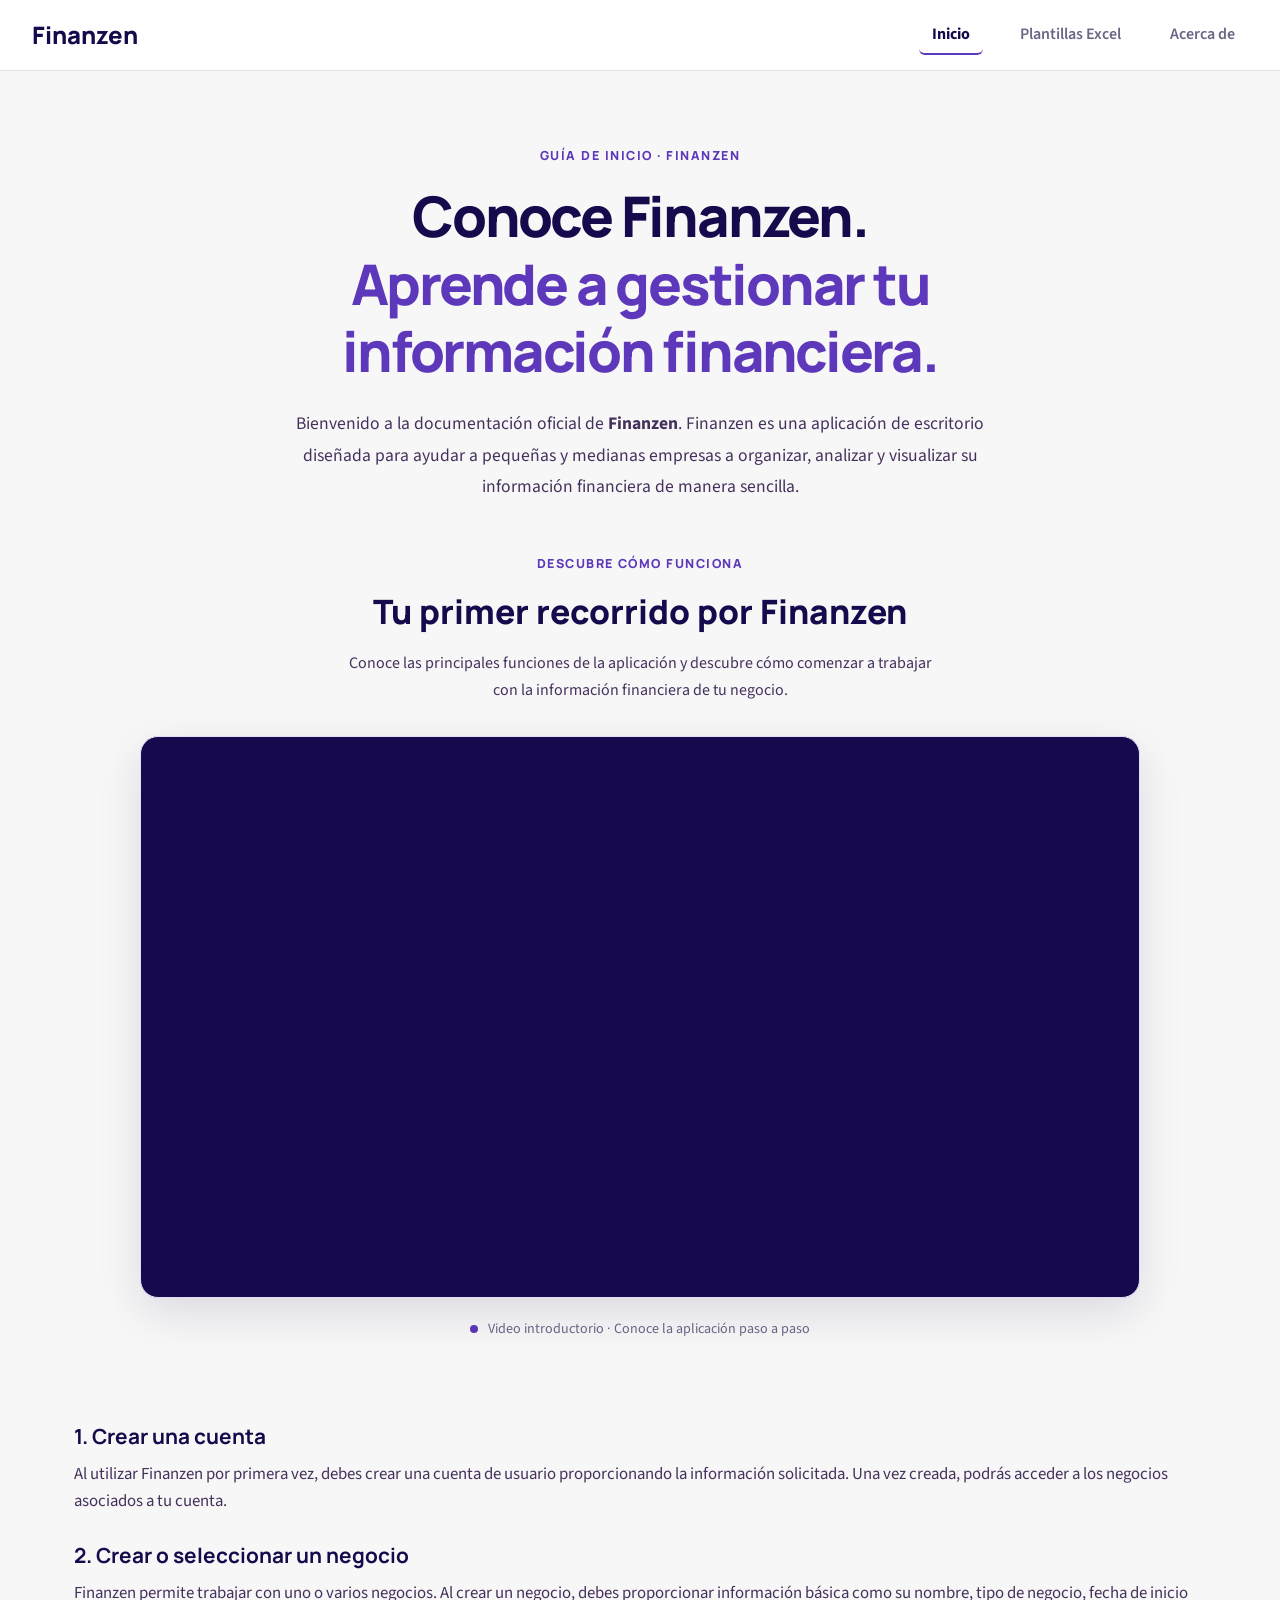
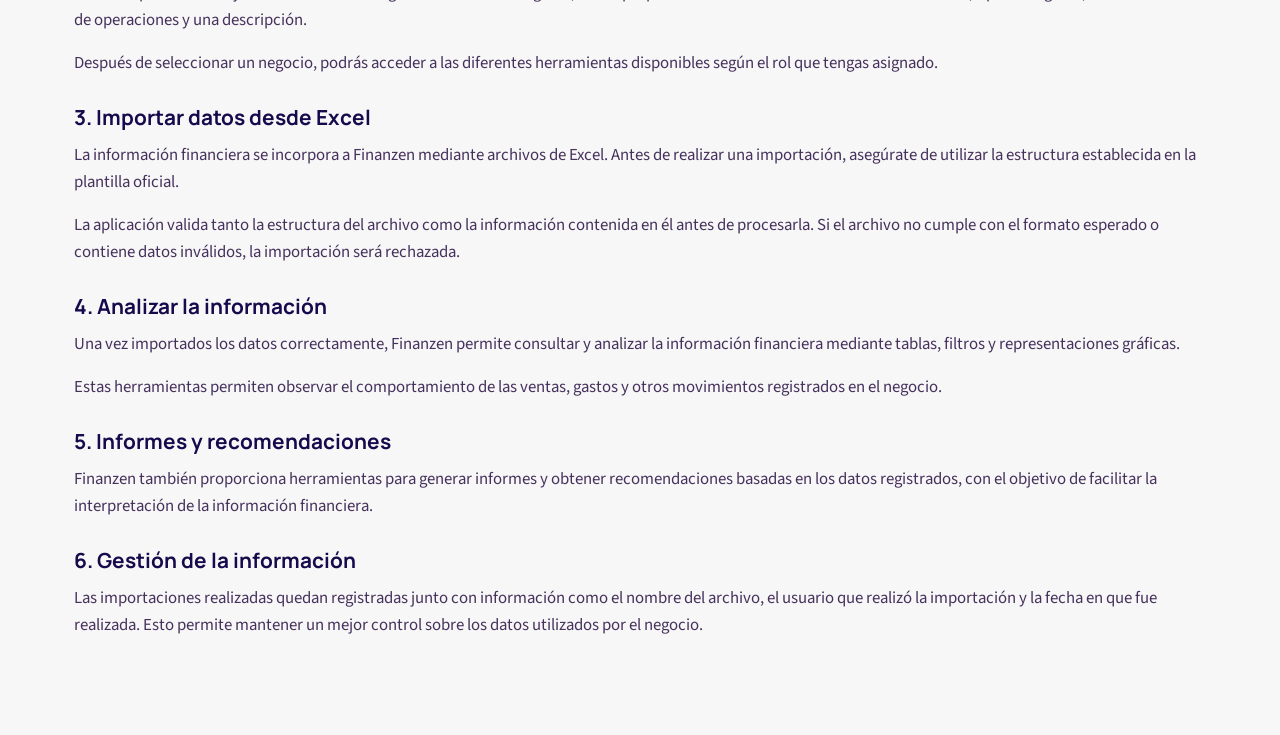
<file: index.html>
<!DOCTYPE html>
<html lang="es">
<head>
  <meta charset="UTF-8">
  <meta name="viewport" content="width=device-width, initial-scale=1.0">
  <title>Guía de Inicio Rápido - Finanzen</title>
  <link rel="stylesheet" href="css/styles.css">
  <link rel="stylesheet" href="css/inicio.css">
</head>
<body>

    <!-- Navegación -->
    <nav class="navbar">
        <a href="index.html" class="logo">Finanzen</a>

        <ul class="nav-links">
            <li><a href="index.html" class="active">Inicio</a></li>
            <li>
                <a href="excelTemplate.html" >
                    Plantillas Excel
                </a>
            </li>
            <li><a href="aboutUs.html">Acerca de</a></li>
        </ul>
    </nav>


<main class="container inicio-page">

    <!-- Presentación -->
    <header class="inicio-hero">
        <span class="eyebrow">GUÍA DE INICIO · FINANZEN</span>

        <h1>
            Conoce Finanzen.
            <span>Aprende a gestionar tu información financiera.</span>
        </h1>

        <p>
            Bienvenido a la documentación oficial de
            <strong>Finanzen</strong>.
            Finanzen es una aplicación de escritorio diseñada para
            ayudar a pequeñas y medianas empresas a organizar,
            analizar y visualizar su información financiera
            de manera sencilla.
        </p>
    </header>

    <!-- Video de presentación -->
    <section class="inicio-video" aria-labelledby="video-title">

        <div class="video-heading">
            <span class="eyebrow">DESCUBRE CÓMO FUNCIONA</span>

            <h2 id="video-title">
                Tu primer recorrido por Finanzen
            </h2>

            <p>
                Conoce las principales funciones de la aplicación
                y descubre cómo comenzar a trabajar con la
                información financiera de tu negocio.
            </p>
        </div>

        <div class="video-container">
            <iframe
                src="https://www.youtube.com/embed/NmMLh1n-Tgo"
                title="Video de introducción a Finanzen"
                loading="lazy"
                referrerpolicy="strict-origin-when-cross-origin"
                allow="accelerometer; autoplay; clipboard-write; encrypted-media; gyroscope; picture-in-picture; web-share"
                allowfullscreen>
            </iframe>
        </div>

        <div class="video-footer">
            <span class="video-indicator"></span>
            <p>
                Video introductorio · Conoce la aplicación paso a paso
            </p>
        </div>

    </section>
    <section>
      <h2>1. Crear una cuenta</h2>
      <p>
        Al utilizar Finanzen por primera vez, debes crear una cuenta de usuario
        proporcionando la información solicitada. Una vez creada, podrás acceder
        a los negocios asociados a tu cuenta.
      </p>
    </section>

    <section>
      <h2>2. Crear o seleccionar un negocio</h2>
      <p>
        Finanzen permite trabajar con uno o varios negocios. Al crear un negocio,
        debes proporcionar información básica como su nombre, tipo de negocio,
        fecha de inicio de operaciones y una descripción.
      </p>
      <p>
        Después de seleccionar un negocio, podrás acceder a las diferentes
        herramientas disponibles según el rol que tengas asignado.
      </p>
    </section>

    <section>
      <h2>3. Importar datos desde Excel</h2>
      <p>
        La información financiera se incorpora a Finanzen mediante archivos de
        Excel. Antes de realizar una importación, asegúrate de utilizar la
        estructura establecida en la plantilla oficial.
      </p>
      <p>
        La aplicación valida tanto la estructura del archivo como la información
        contenida en él antes de procesarla. Si el archivo no cumple con el
        formato esperado o contiene datos inválidos, la importación será
        rechazada.
      </p>
    </section>

    <section>
      <h2>4. Analizar la información</h2>
      <p>
        Una vez importados los datos correctamente, Finanzen permite consultar
        y analizar la información financiera mediante tablas, filtros y
        representaciones gráficas.
      </p>
      <p>
        Estas herramientas permiten observar el comportamiento de las ventas,
        gastos y otros movimientos registrados en el negocio.
      </p>
    </section>

    <section>
      <h2>5. Informes y recomendaciones</h2>
      <p>
        Finanzen también proporciona herramientas para generar informes y
        obtener recomendaciones basadas en los datos registrados, con el
        objetivo de facilitar la interpretación de la información financiera.
      </p>
    </section>

    <section>
      <h2>6. Gestión de la información</h2>
      <p>
        Las importaciones realizadas quedan registradas junto con información
        como el nombre del archivo, el usuario que realizó la importación y
        la fecha en que fue realizada. Esto permite mantener un mejor control
        sobre los datos utilizados por el negocio.
      </p>
    </section>
  </main>
</body>
</html>
</file>
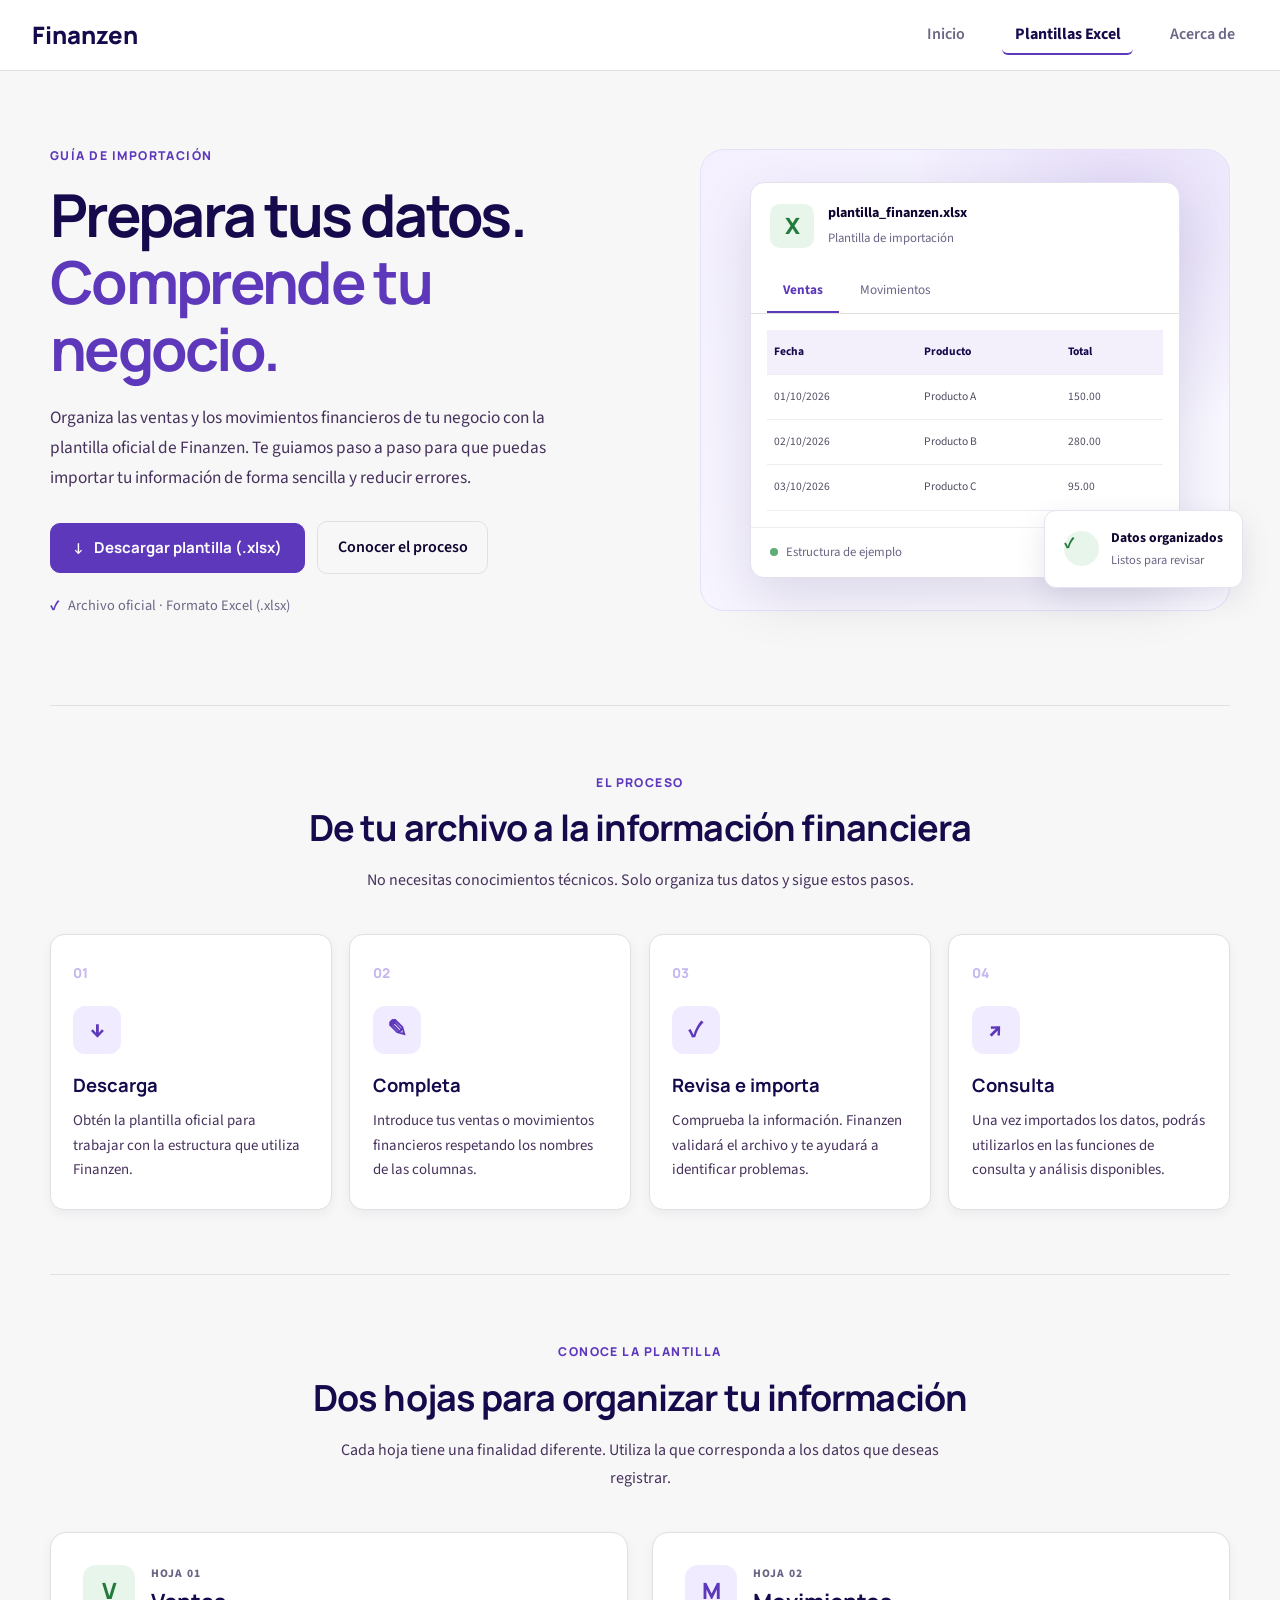
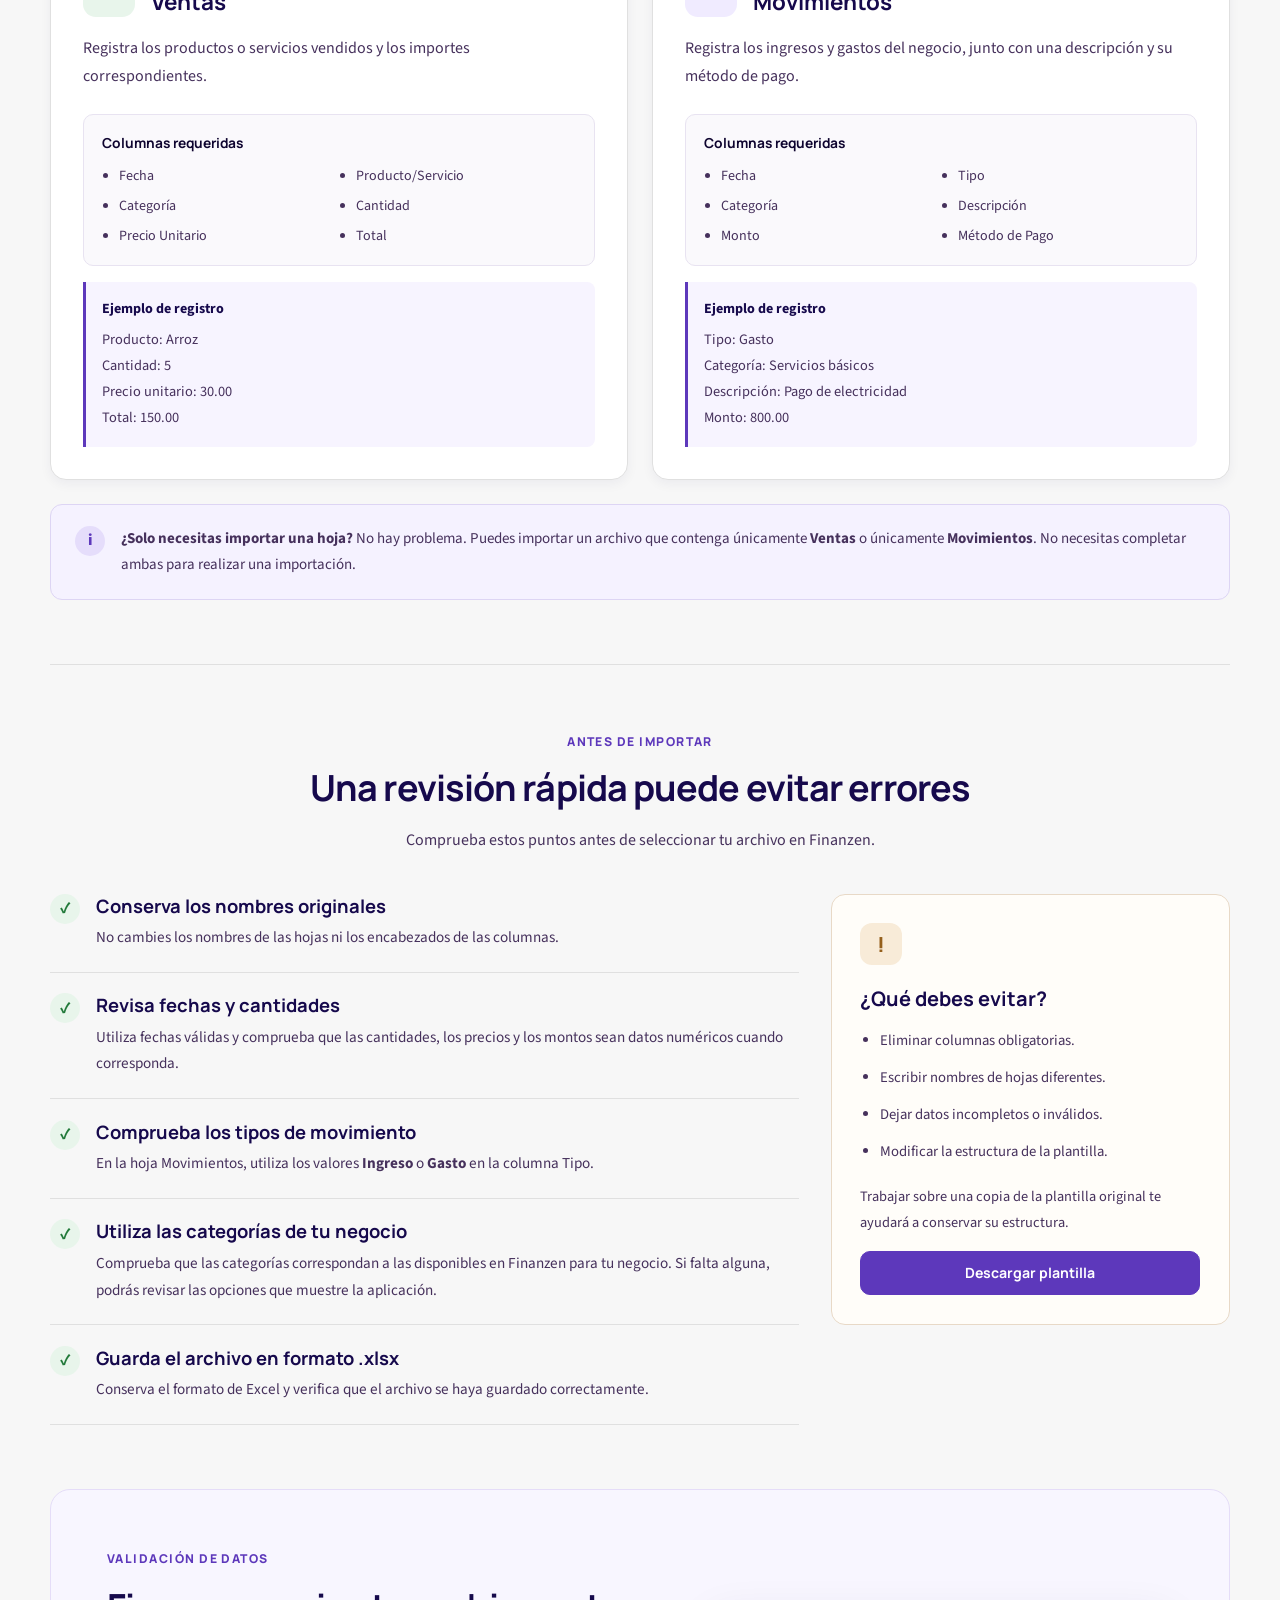
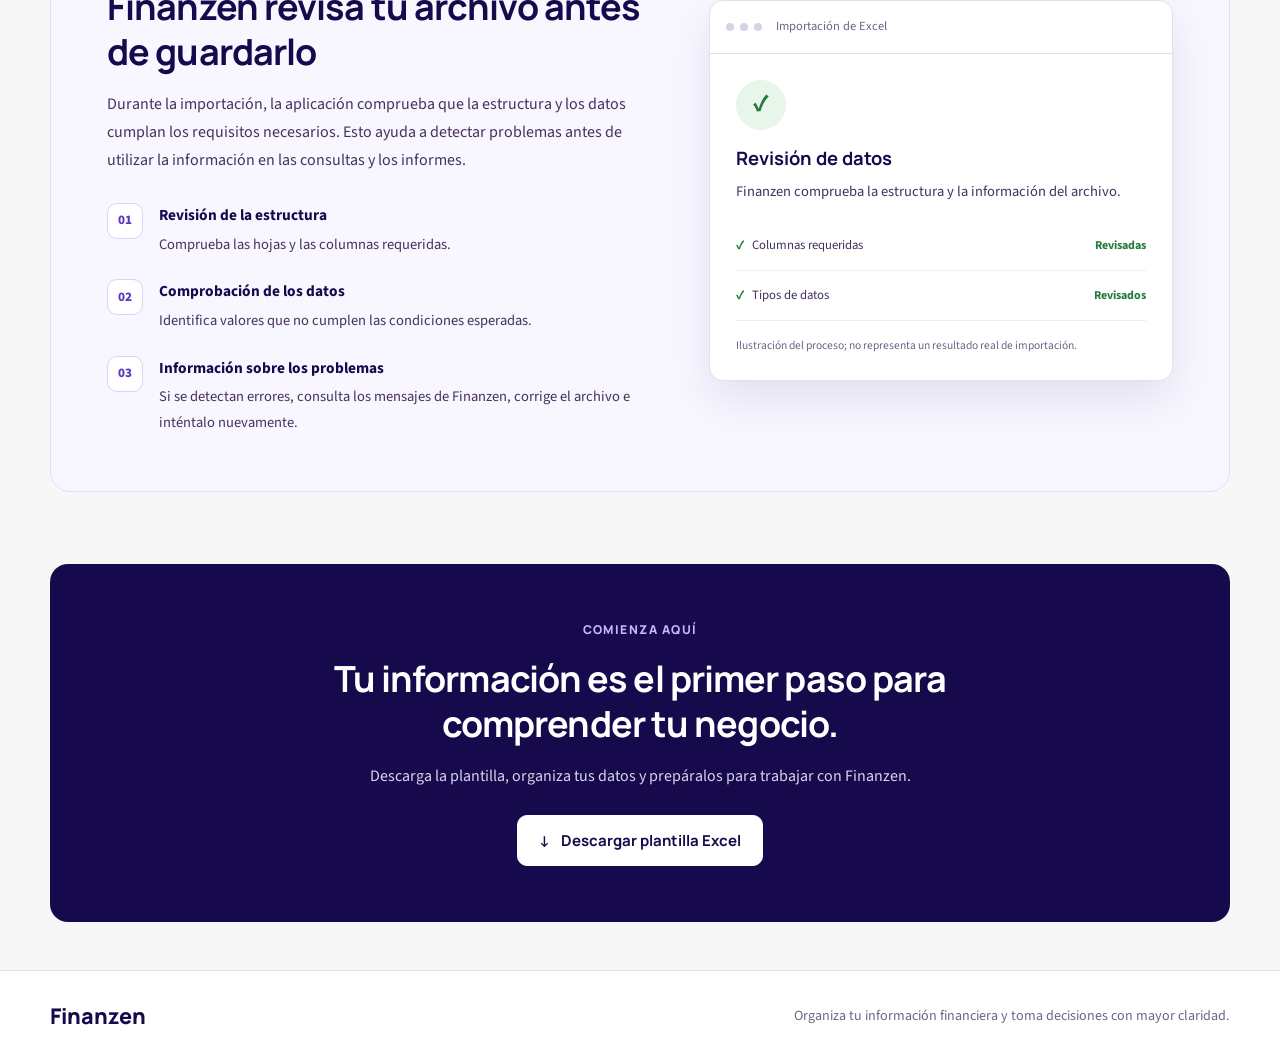
<file: excelTemplate.html>
<!DOCTYPE html>
<html lang="es">
<head>
    <meta charset="UTF-8">
    <meta name="viewport" content="width=device-width, initial-scale=1.0">

    <meta
        name="description"
        content="Descarga la plantilla oficial de Excel de Finanzen y aprende a preparar tus datos financieros para importarlos correctamente."
    >

    <title>Plantilla Excel | Finanzen</title>

    <link rel="stylesheet" href="css/styles.css">
    <link rel="stylesheet" href="css/excel-template.css">
</head>
<body>

    <!-- Navegación -->
    <nav class="navbar">
        <a href="index.html" class="logo">Finanzen</a>

        <ul class="nav-links">
            <li><a href="index.html">Inicio</a></li>
            <li>
                <a href="excelTemplate.html" class="active">
                    Plantillas Excel
                </a>
            </li>
            <li><a href="aboutUs.html">Acerca de</a></li>
        </ul>
    </nav>

    <main class="excel-page">

        <!-- Presentación y descarga -->
        <section class="excel-hero">
            <div class="excel-hero-content">
                <span class="eyebrow">
                    GUÍA DE IMPORTACIÓN
                </span>

                <h1>
                    Prepara tus datos.
                    <span>Comprende tu negocio.</span>
                </h1>

                <p>
                    Organiza las ventas y los movimientos financieros de tu
                    negocio con la plantilla oficial de Finanzen. Te guiamos
                    paso a paso para que puedas importar tu información
                    de forma sencilla y reducir errores.
                </p>

                <div class="hero-actions">
                    <a
                        href="images/plantilla_finanzen.xlsx"
                        download
                        class="btn-download"
                    >
                        <span aria-hidden="true">↓</span>
                        Descargar plantilla (.xlsx)
                    </a>

                    <a href="#como-funciona" class="btn-secondary">
                        Conocer el proceso
                    </a>
                </div>

                <div class="hero-note">
                    <span aria-hidden="true">✓</span>
                    Archivo oficial · Formato Excel (.xlsx)
                </div>
            </div>

            <div class="excel-hero-visual" aria-label="Vista ilustrativa de una plantilla de Excel">
                <div class="excel-file-card">
                    <div class="excel-file-top">
                        <div class="excel-file-icon">X</div>

                        <div>
                            <strong>plantilla_finanzen.xlsx</strong>
                            <span>Plantilla de importación</span>
                        </div>
                    </div>

                    <div class="excel-sheet-tabs">
                        <span class="sheet-tab selected">Ventas</span>
                        <span class="sheet-tab">Movimientos</span>
                    </div>

                    <div class="excel-preview">
                        <div class="excel-preview-row excel-preview-header">
                            <span>Fecha</span>
                            <span>Producto</span>
                            <span>Total</span>
                        </div>

                        <div class="excel-preview-row">
                            <span>01/10/2026</span>
                            <span>Producto A</span>
                            <span>150.00</span>
                        </div>

                        <div class="excel-preview-row">
                            <span>02/10/2026</span>
                            <span>Producto B</span>
                            <span>280.00</span>
                        </div>

                        <div class="excel-preview-row">
                            <span>03/10/2026</span>
                            <span>Producto C</span>
                            <span>95.00</span>
                        </div>
                    </div>

                    <div class="excel-file-footer">
                        <span class="status-dot"></span>
                        <span>Estructura de ejemplo</span>
                    </div>
                </div>

                <div class="excel-floating-note">
                    <span class="floating-check">✓</span>
                    <div>
                        <strong>Datos organizados</strong>
                        <span>Listos para revisar</span>
                    </div>
                </div>
            </div>
        </section>

        <!-- Resumen del proceso -->
        <section class="process-overview" id="como-funciona">
            <div class="section-heading">
                <span class="eyebrow">EL PROCESO</span>
                <h2>De tu archivo a la información financiera</h2>
                <p>
                    No necesitas conocimientos técnicos. Solo organiza
                    tus datos y sigue estos pasos.
                </p>
            </div>

            <div class="process-grid">
                <article class="process-card">
                    <span class="step-number">01</span>
                    <div class="process-icon">
                        <span aria-hidden="true">↓</span>
                    </div>
                    <h3>Descarga</h3>
                    <p>
                        Obtén la plantilla oficial para trabajar con
                        la estructura que utiliza Finanzen.
                    </p>
                </article>

                <article class="process-card">
                    <span class="step-number">02</span>
                    <div class="process-icon">
                        <span aria-hidden="true">✎</span>
                    </div>
                    <h3>Completa</h3>
                    <p>
                        Introduce tus ventas o movimientos financieros
                        respetando los nombres de las columnas.
                    </p>
                </article>

                <article class="process-card">
                    <span class="step-number">03</span>
                    <div class="process-icon">
                        <span aria-hidden="true">✓</span>
                    </div>
                    <h3>Revisa e importa</h3>
                    <p>
                        Comprueba la información. Finanzen validará
                        el archivo y te ayudará a identificar problemas.
                    </p>
                </article>

                <article class="process-card">
                    <span class="step-number">04</span>
                    <div class="process-icon">
                        <span aria-hidden="true">↗</span>
                    </div>
                    <h3>Consulta</h3>
                    <p>
                        Una vez importados los datos, podrás utilizarlos
                        en las funciones de consulta y análisis disponibles.
                    </p>
                </article>
            </div>
        </section>

        <!-- Estructura del archivo -->
        <section class="excel-structure">
            <div class="section-heading">
                <span class="eyebrow">CONOCE LA PLANTILLA</span>
                <h2>Dos hojas para organizar tu información</h2>
                <p>
                    Cada hoja tiene una finalidad diferente. Utiliza
                    la que corresponda a los datos que deseas registrar.
                </p>
            </div>

            <div class="sheet-grid">

                <!-- Hoja de ventas -->
                <article class="sheet-card">
                    <div class="sheet-card-heading">
                        <div class="sheet-icon sales-icon">V</div>
                        <div>
                            <span class="sheet-label">HOJA 01</span>
                            <h3>Ventas</h3>
                        </div>
                    </div>

                    <p>
                        Registra los productos o servicios vendidos
                        y los importes correspondientes.
                    </p>

                    <div class="columns-preview">
                        <div class="columns-title">
                            Columnas requeridas
                        </div>

                        <ul>
                            <li>Fecha</li>
                            <li>Producto/Servicio</li>
                            <li>Categoría</li>
                            <li>Cantidad</li>
                            <li>Precio Unitario</li>
                            <li>Total</li>
                        </ul>
                    </div>

                    <div class="sheet-example">
                        <strong>Ejemplo de registro</strong>
                        <p>
                            Producto: Arroz<br>
                            Cantidad: 5<br>
                            Precio unitario: 30.00<br>
                            Total: 150.00
                        </p>
                    </div>
                </article>

                <!-- Hoja de movimientos -->
                <article class="sheet-card">
                    <div class="sheet-card-heading">
                        <div class="sheet-icon movements-icon">M</div>
                        <div>
                            <span class="sheet-label">HOJA 02</span>
                            <h3>Movimientos</h3>
                        </div>
                    </div>

                    <p>
                        Registra los ingresos y gastos del negocio,
                        junto con una descripción y su método de pago.
                    </p>

                    <div class="columns-preview">
                        <div class="columns-title">
                            Columnas requeridas
                        </div>

                        <ul>
                            <li>Fecha</li>
                            <li>Tipo</li>
                            <li>Categoría</li>
                            <li>Descripción</li>
                            <li>Monto</li>
                            <li>Método de Pago</li>
                        </ul>
                    </div>

                    <div class="sheet-example">
                        <strong>Ejemplo de registro</strong>
                        <p>
                            Tipo: Gasto<br>
                            Categoría: Servicios básicos<br>
                            Descripción: Pago de electricidad<br>
                            Monto: 800.00
                        </p>
                    </div>
                </article>
            </div>

            <div class="info-banner">
                <span class="info-banner-icon" aria-hidden="true">i</span>
                <p>
                    <strong>¿Solo necesitas importar una hoja?</strong>
                    No hay problema. Puedes importar un archivo que contenga
                    únicamente <strong>Ventas</strong> o únicamente
                    <strong>Movimientos</strong>. No necesitas completar
                    ambas para realizar una importación.
                </p>
            </div>
        </section>

        <!-- Recomendaciones -->
        <section class="excel-checklist">
            <div class="section-heading">
                <span class="eyebrow">ANTES DE IMPORTAR</span>
                <h2>Una revisión rápida puede evitar errores</h2>
                <p>
                    Comprueba estos puntos antes de seleccionar tu archivo
                    en Finanzen.
                </p>
            </div>

            <div class="checklist-layout">
                <div class="checklist-items">
                    <article class="checklist-item">
                        <span class="check-icon">✓</span>
                        <div>
                            <h3>Conserva los nombres originales</h3>
                            <p>
                                No cambies los nombres de las hojas ni
                                los encabezados de las columnas.
                            </p>
                        </div>
                    </article>

                    <article class="checklist-item">
                        <span class="check-icon">✓</span>
                        <div>
                            <h3>Revisa fechas y cantidades</h3>
                            <p>
                                Utiliza fechas válidas y comprueba que
                                las cantidades, los precios y los montos
                                sean datos numéricos cuando corresponda.
                            </p>
                        </div>
                    </article>

                    <article class="checklist-item">
                        <span class="check-icon">✓</span>
                        <div>
                            <h3>Comprueba los tipos de movimiento</h3>
                            <p>
                                En la hoja Movimientos, utiliza los valores
                                <strong>Ingreso</strong> o
                                <strong>Gasto</strong> en la columna Tipo.
                            </p>
                        </div>
                    </article>

                    <article class="checklist-item">
                        <span class="check-icon">✓</span>
                        <div>
                            <h3>Utiliza las categorías de tu negocio</h3>
                            <p>
                                Comprueba que las categorías correspondan
                                a las disponibles en Finanzen para tu negocio.
                                Si falta alguna, podrás revisar las opciones
                                que muestre la aplicación.
                            </p>
                        </div>
                    </article>

                    <article class="checklist-item">
                        <span class="check-icon">✓</span>
                        <div>
                            <h3>Guarda el archivo en formato .xlsx</h3>
                            <p>
                                Conserva el formato de Excel y verifica
                                que el archivo se haya guardado correctamente.
                            </p>
                        </div>
                    </article>
                </div>

                <aside class="checklist-side">
                    <div class="checklist-side-icon">
                        <span aria-hidden="true">!</span>
                    </div>

                    <h3>¿Qué debes evitar?</h3>

                    <ul>
                        <li>Eliminar columnas obligatorias.</li>
                        <li>Escribir nombres de hojas diferentes.</li>
                        <li>Dejar datos incompletos o inválidos.</li>
                        <li>Modificar la estructura de la plantilla.</li>
                    </ul>

                    <p>
                        Trabajar sobre una copia de la plantilla original
                        te ayudará a conservar su estructura.
                    </p>

                    <a
                        href="images/plantilla_finanzen.xlsx"
                        download
                        class="btn-download btn-download-small"
                    >
                        Descargar plantilla
                    </a>
                </aside>
            </div>
        </section>

        <!-- Qué sucede durante la importación -->
        <section class="validation-section">
            <div class="validation-content">
                <span class="eyebrow">VALIDACIÓN DE DATOS</span>

                <h2>Finanzen revisa tu archivo antes de guardarlo</h2>

                <p>
                    Durante la importación, la aplicación comprueba
                    que la estructura y los datos cumplan los requisitos
                    necesarios. Esto ayuda a detectar problemas antes de
                    utilizar la información en las consultas y los informes.
                </p>

                <div class="validation-points">
                    <div class="validation-point">
                        <span>01</span>
                        <div>
                            <strong>Revisión de la estructura</strong>
                            <p>
                                Comprueba las hojas y las columnas requeridas.
                            </p>
                        </div>
                    </div>

                    <div class="validation-point">
                        <span>02</span>
                        <div>
                            <strong>Comprobación de los datos</strong>
                            <p>
                                Identifica valores que no cumplen
                                las condiciones esperadas.
                            </p>
                        </div>
                    </div>

                    <div class="validation-point">
                        <span>03</span>
                        <div>
                            <strong>Información sobre los problemas</strong>
                            <p>
                                Si se detectan errores, consulta los mensajes
                                de Finanzen, corrige el archivo e inténtalo
                                nuevamente.
                            </p>
                        </div>
                    </div>
                </div>
            </div>

            <div class="validation-visual">
                <div class="validation-window">
                    <div class="validation-window-header">
                        <span class="window-dot"></span>
                        <span class="window-dot"></span>
                        <span class="window-dot"></span>
                        <span>Importación de Excel</span>
                    </div>

                    <div class="validation-window-body">
                        <div class="validation-status-icon">✓</div>
                        <h3>Revisión de datos</h3>
                        <p>
                            Finanzen comprueba la estructura
                            y la información del archivo.
                        </p>

                        <div class="validation-example-row">
                            <span class="example-status">✓</span>
                            <span>Columnas requeridas</span>
                            <strong>Revisadas</strong>
                        </div>

                        <div class="validation-example-row">
                            <span class="example-status">✓</span>
                            <span>Tipos de datos</span>
                            <strong>Revisados</strong>
                        </div>

                        <p class="illustration-disclaimer">
                            Ilustración del proceso; no representa
                            un resultado real de importación.
                        </p>
                    </div>
                </div>
            </div>
        </section>

        <!-- Cierre -->
        <section class="excel-final-cta">
            <span class="eyebrow">COMIENZA AQUÍ</span>
            <h2>Tu información es el primer paso para comprender tu negocio.</h2>
            <p>
                Descarga la plantilla, organiza tus datos y prepáralos
                para trabajar con Finanzen.
            </p>

            <a
                href="images/plantilla_finanzen.xlsx"
                download
                class="btn-download"
            >
                <span aria-hidden="true">↓</span>
                Descargar plantilla Excel
            </a>
        </section>

    </main>

    <footer class="excel-footer">
        <a href="index.html" class="logo">Finanzen</a>
        <p>
            Organiza tu información financiera y toma decisiones
            con mayor claridad.
        </p>
    </footer>

</body>
</html>
</file>
<file: css/styles.css>
/* Importación de tipografías */
@import url('https://fonts.googleapis.com/css2?family=Manrope:wght@600;700;800&family=Source+Sans+3:ital,wght@0,400;0,600;1,400&display=swap');

/* Variables basadas en la paleta de Finanzen */
:root {
    --color-primary: #5D38BB;
    --color-primary-hover: #744BCC;
    --color-primary-active: #472A8F;
    --color-brand-dark: #16094C;

    --bg-main: #F7F7F7;
    --bg-card: #FFFFFF;
    
    --font-family-heading: 'Manrope', sans-serif;
    --font-family-body: 'Source Sans 3', sans-serif;

    --text-main: #0E042F;
    --text-muted: #6C6686;
    --text-description: #46315c;
    --text-light: #F7F7F7;

    --border-light: #E0E0E0;
    --radius-md: 10px;
    --shadow-card: 0 4px 12px rgba(22, 9, 76, 0.05);
}

/* Reset básico */
* {
    box-sizing: border-box;
    margin: 0;
    padding: 0;
}

body {
    font-family: var(--font-family-body);
    background-color: var(--bg-main);
    color: var(--text-main);
    line-height: 1.6;
}

/* --- BARRA DE NAVEGACIÓN SUPERIOR --- */
.navbar {
    background-color: var(--bg-card);
    border-bottom: 1px solid var(--border-light);
    padding: 1rem 2rem;
    display: flex;
    justify-content: space-between;
    align-items: center;
    position: sticky;
    top: 0;
    z-index: 100;
}

.navbar .logo {
    font-family: var(--font-family-heading);
    font-size: 1.5rem;
    font-weight: 800;
    color: var(--color-brand-dark);
    text-decoration: none;
}

.nav-links {
    list-style: none;
    display: flex;
    gap: 1.5rem;
}

.nav-links a {
    text-decoration: none;
    color: var(--text-muted);
    font-weight: 600;
    font-size: 1rem;
    padding: 0.5rem 0.8rem;
    border-radius: 6px;
    transition: all 0.2s ease;
}

.nav-links a:hover {
    color: var(--color-primary);
    background-color: #F5F3FF;
}

.nav-links a.active {
    color: var(--color-brand-dark);
    font-weight: 700;
    border-bottom: 2px solid var(--color-primary);
}

/* --- CONTENEDOR PRINCIPAL --- */
.container {
    margin: 2.5rem auto;
    padding: 0 1.5rem;
}

.card {
    background-color: var(--bg-card);
    border: 1px solid var(--border-light);
    border-radius: var(--radius-md);
    padding: 2.5rem;
    box-shadow: var(--shadow-card);
}

/* --- TIPOGRAFÍA Y TEXTOS --- */
h1 {
    font-family: var(--font-family-heading);
    font-size: 2rem;
    color: var(--color-brand-dark);
    margin-bottom: 1rem;
}

h2 {
    font-family: var(--font-family-heading);
    font-size: 1.3rem;
    color: var(--color-brand-dark);
    margin: 1.5rem 0 0.5rem 0;
}

p {
    color: var(--text-description);
    margin-bottom: 1rem;
    font-size: 1.05rem;
}

/* --- BOTÓN DE DESCARGA (Plantillas) --- */
.btn-download {
    display: inline-flex;
    align-items: center;
    gap: 0.5rem;
    font-family: var(--font-family-heading);
    background-color: var(--color-primary);
    color: var(--text-light);
    text-decoration: none;
    padding: 0.8rem 1.5rem;
    border-radius: var(--radius-md);
    font-weight: 700;
    font-size: 1rem;
    margin-top: 1rem;
    transition: background-color 0.2s ease;
}

.btn-download:hover {
    background-color: var(--color-primary-hover);
}

.btn-download:active {
    background-color: var(--color-primary-active);
}
</file>
<file: css/inicio.css>
/* ========================================
   NAVEGACIÓN
   ======================================== */

.navbar .logo {
    flex-shrink: 0;
}

.navbar .nav-links {
    align-items: center;
}

/* =====================================
   INICIO - FINANZEN
   ===================================== */

.inicio-page {
    max-width: 1180px;
    margin: 0 auto;
    padding: 0 1.5rem 5rem;
}

/* Encabezado principal */

.inicio-hero {
    max-width: 850px;
    margin: 0 auto;
    padding: 4.5rem 0 3rem;
    text-align: center;
}

.inicio-page .eyebrow {
    display: inline-block;
    margin-bottom: 1rem;
    color: var(--color-primary);
    font-family: var(--font-family-heading);
    font-size: 0.78rem;
    font-weight: 800;
    letter-spacing: 0.12em;
}

.inicio-hero h1 {
    font-family: var(--font-family-heading);
    font-size: clamp(2.2rem, 5vw, 3.5rem);
    font-weight: 800;
    line-height: 1.2;
    letter-spacing: -0.04em;
    color: var(--color-brand-dark);
    margin-bottom: 1.5rem;
}

.inicio-hero h1 span {
    display: block;
    color: var(--color-primary);
}

.inicio-hero p {
    max-width: 720px;
    margin: 0 auto;
    color: var(--text-description);
    font-size: 1.1rem;
    line-height: 1.8;
}

/* =====================================
   VIDEO DE PRESENTACIÓN
   ===================================== */

.inicio-video {
    max-width: 1000px;
    margin: 0 auto 5rem;
}

.video-heading {
    max-width: 720px;
    margin: 0 auto 2rem;
    text-align: center;
}

.video-heading h2 {
    font-family: var(--font-family-heading);
    font-size: clamp(1.6rem, 3vw, 2.1rem);
    font-weight: 800;
    line-height: 1.3;
    color: var(--color-brand-dark);
    margin: 0 0 1rem;
}

.video-heading p {
    max-width: 600px;
    margin: 0 auto;
    color: var(--text-description);
    font-size: 1rem;
    line-height: 1.7;
}

/* Contenedor del video */

.video-container {
    position: relative;
    width: 100%;
    aspect-ratio: 16 / 9;
    overflow: hidden;

    background: var(--color-brand-dark);
    border: 1px solid #E5DDF8;
    border-radius: 18px;

    box-shadow:
        0 15px 45px rgba(22, 9, 76, 0.12);
}

.video-container iframe {
    display: block;
    width: 100%;
    height: 100%;
    border: none;
}

/* Pie del video */

.video-footer {
    display: flex;
    align-items: center;
    justify-content: center;
    gap: 0.6rem;
    margin-top: 1.2rem;
}

.video-indicator {
    width: 8px;
    height: 8px;
    flex-shrink: 0;
    border-radius: 50%;
    background: var(--color-primary);
}

.video-footer p {
    margin: 0;
    color: var(--text-muted);
    font-size: 0.88rem;
}

/* =====================================
   RESPONSIVE
   ===================================== */

@media (max-width: 768px) {

    .inicio-page {
        padding: 0 1rem 3rem;
    }

    .inicio-hero {
        padding: 3rem 0 2.5rem;
    }

    .inicio-hero h1 {
        font-size: clamp(2rem, 7vw, 2.7rem);
    }

    .inicio-hero p {
        font-size: 1rem;
    }

    .inicio-video {
        margin-bottom: 3.5rem;
    }

    .video-heading {
        margin-bottom: 1.5rem;
    }

    .video-container {
        border-radius: 12px;
    }

    .video-footer p {
        font-size: 0.8rem;
        text-align: center;
    }
    .navbar {
        padding: 1rem;
        flex-wrap: wrap;
        gap: 0.8rem;
    }

    .navbar .logo {
        font-size: 1.3rem;
    }

    .navbar .nav-links {
        width: 100%;
        flex-wrap: wrap;
        justify-content: flex-start;
        gap: 0.3rem;
    }

    .navbar .nav-links a {
        display: block;
        padding: 0.45rem 0.6rem;
        font-size: 0.88rem;
    }
}
</file>
<file: css/excel-template.css>
/* ========================================
   FINANZEN - GUÍA DE IMPORTACIÓN EXCEL
   ======================================== */

.excel-page {
    width: min(1180px, calc(100% - 48px));
    margin: 0 auto;
    padding-bottom: 48px;
}

.excel-page h1,
.excel-page h2,
.excel-page h3,
.excel-footer .logo {
    font-family: var(--font-family-heading);
    color: var(--color-brand-dark);
}

.excel-page p {
    color: var(--text-description);
    font-size: 1rem;
    line-height: 1.75;
}

.excel-page h1,
.excel-page h2,
.excel-page h3,
.excel-page p {
    margin-top: 0;
}

.excel-page h1 {
    font-size: clamp(2.3rem, 5vw, 3.7rem);
    line-height: 1.13;
    letter-spacing: -0.045em;
    margin-bottom: 1.25rem;
}

.excel-page h2 {
    font-size: clamp(1.65rem, 3vw, 2.25rem);
    line-height: 1.25;
    letter-spacing: -0.025em;
    margin-bottom: 1rem;
}

.excel-page h3 {
    font-size: 1.15rem;
    line-height: 1.4;
    margin-bottom: 0.65rem;
}

.excel-page a {
    transition:
        color 0.2s ease,
        background-color 0.2s ease,
        border-color 0.2s ease,
        transform 0.2s ease;
}

.excel-page a:focus-visible,
.navbar a:focus-visible {
    outline: 3px solid #A996EB;
    outline-offset: 4px;
}

.eyebrow {
    display: inline-block;
    margin-bottom: 1rem;
    color: var(--color-primary);
    font-family: var(--font-family-heading);
    font-size: 0.76rem;
    font-weight: 800;
    letter-spacing: 0.12em;
}

/* ========================================
   NAVEGACIÓN
   ======================================== */

.navbar .logo {
    flex-shrink: 0;
}

.navbar .nav-links {
    align-items: center;
}

/* ========================================
   HERO
   ======================================== */

.excel-hero {
    display: grid;
    grid-template-columns: 1.05fr 0.95fr;
    align-items: center;
    gap: 4rem;
    padding: 4.5rem 0 5.5rem;
}

.excel-hero-content {
    max-width: 600px;
}

.excel-hero h1 span {
    display: block;
    color: var(--color-primary);
}

.excel-hero-content > p {
    max-width: 540px;
    margin-bottom: 1.75rem;
    font-size: 1.08rem;
}

.hero-actions {
    display: flex;
    flex-wrap: wrap;
    align-items: center;
    gap: 0.8rem;
}

.excel-page .btn-download {
    display: inline-flex;
    align-items: center;
    justify-content: center;
    gap: 0.65rem;
    min-height: 50px;
    padding: 0.85rem 1.35rem;
    margin-top: 0;
    border: 1px solid var(--color-primary);
    border-radius: var(--radius-md);
    background: var(--color-primary);
    color: #FFFFFF;
    font-family: var(--font-family-heading);
    font-size: 0.94rem;
    font-weight: 700;
    line-height: 1.4;
    text-decoration: none;
}

.excel-page .btn-download:hover {
    background: var(--color-primary-hover);
    border-color: var(--color-primary-hover);
    transform: translateY(-2px);
}

.excel-page .btn-download:active {
    background: var(--color-primary-active);
    transform: translateY(0);
}

.btn-secondary {
    display: inline-flex;
    min-height: 50px;
    align-items: center;
    justify-content: center;
    padding: 0.8rem 1.2rem;
    border: 1px solid var(--border-light);
    border-radius: var(--radius-md);
    color: var(--text-main);
    font-weight: 600;
    text-decoration: none;
}

.btn-secondary:hover {
    border-color: var(--color-primary);
    background: #F5F3FF;
    color: var(--color-primary);
}

.hero-note {
    display: flex;
    align-items: center;
    gap: 0.55rem;
    margin-top: 1.2rem;
    color: var(--text-muted);
    font-size: 0.9rem;
}

.hero-note span {
    color: var(--color-primary);
    font-weight: 800;
}

/* Vista ilustrativa del archivo */

.excel-hero-visual {
    position: relative;
    display: flex;
    justify-content: center;
    align-items: center;
    min-width: 0;
    min-height: 370px;
    padding: 2rem;
    border: 1px solid #E7E0FA;
    border-radius: 24px;
    background:
        radial-gradient(
            circle at 80% 15%,
            rgba(116, 75, 204, 0.15),
            transparent 38%
        ),
        linear-gradient(145deg, #F4F0FF, #FAF9FF);
}

.excel-file-card {
    width: 100%;
    max-width: 430px;
    overflow: hidden;
    border: 1px solid #E4E0EC;
    border-radius: 14px;
    background: #FFFFFF;
    box-shadow: 0 20px 55px rgba(22, 9, 76, 0.12);
}

.excel-file-top {
    display: flex;
    align-items: center;
    gap: 0.85rem;
    padding: 1.2rem;
}

.excel-file-icon {
    display: grid;
    width: 44px;
    height: 44px;
    flex-shrink: 0;
    place-items: center;
    border-radius: 10px;
    background: #E8F5EB;
    color: #237A3B;
    font-family: var(--font-family-heading);
    font-size: 1.4rem;
    font-weight: 800;
}

.excel-file-top strong,
.excel-file-top span {
    display: block;
    overflow-wrap: anywhere;
}

.excel-file-top strong {
    color: var(--text-main);
    font-size: 0.88rem;
}

.excel-file-top span {
    margin-top: 0.2rem;
    color: var(--text-muted);
    font-size: 0.8rem;
}

.excel-sheet-tabs {
    display: flex;
    gap: 0.3rem;
    padding: 0 1rem;
    border-bottom: 1px solid var(--border-light);
}

.sheet-tab {
    padding: 0.7rem 1rem;
    color: var(--text-muted);
    font-size: 0.83rem;
}

.sheet-tab.selected {
    border-bottom: 2px solid var(--color-primary);
    color: var(--color-primary);
    font-weight: 700;
}

.excel-preview {
    padding: 1rem;
    overflow: hidden;
}

.excel-preview-row {
    display: grid;
    grid-template-columns: 1.05fr 1fr 0.65fr;
    gap: 0.5rem;
    padding: 0.8rem 0.45rem;
    border-bottom: 1px solid #EEEEF2;
    color: #514B60;
    font-size: 0.72rem;
}

.excel-preview-row span {
    min-width: 0;
    overflow-wrap: anywhere;
}

.excel-preview-header {
    background: #F3F0FC;
    color: var(--color-brand-dark);
    font-weight: 700;
}

.excel-file-footer {
    display: flex;
    align-items: center;
    gap: 0.5rem;
    padding: 0.9rem 1.2rem;
    border-top: 1px solid #EEEEF2;
    color: var(--text-muted);
    font-size: 0.8rem;
}

.status-dot {
    width: 8px;
    height: 8px;
    border-radius: 50%;
    background: #5EAC76;
}

.excel-floating-note {
    position: absolute;
    right: -14px;
    bottom: 22px;
    display: flex;
    align-items: center;
    gap: 0.75rem;
    padding: 1rem 1.2rem;
    border: 1px solid #E8E2F3;
    border-radius: 12px;
    background: #FFFFFF;
    box-shadow: 0 10px 30px rgba(22, 9, 76, 0.1);
}

.floating-check {
    display: grid;
    width: 35px;
    height: 35px;
    flex-shrink: 0;
    place-items: center;
    border-radius: 50%;
    background: #E8F5EB;
    color: #237A3B;
    font-weight: 800;
}

.excel-floating-note strong,
.excel-floating-note span {
    display: block;
}

.excel-floating-note strong {
    color: var(--text-main);
    font-size: 0.85rem;
}

.excel-floating-note div span {
    margin-top: 0.15rem;
    color: var(--text-muted);
    font-size: 0.78rem;
}

/* ========================================
   ENCABEZADOS DE SECCIÓN
   ======================================== */

.section-heading {
    max-width: 700px;
    margin: 0 auto 2.5rem;
    text-align: center;
}

.section-heading .eyebrow {
    margin-bottom: 0.8rem;
}

.section-heading p {
    max-width: 600px;
    margin: 0 auto;
}

/* ========================================
   PASOS DEL PROCESO
   ======================================== */

.process-overview {
    padding: 4rem 0;
    border-top: 1px solid var(--border-light);
}

.process-grid {
    display: grid;
    grid-template-columns: repeat(4, minmax(0, 1fr));
    gap: 1.1rem;
}

.process-card {
    position: relative;
    min-width: 0;
    padding: 1.65rem 1.4rem;
    border: 1px solid var(--border-light);
    border-radius: 14px;
    background: #FFFFFF;
    box-shadow: var(--shadow-card);
}

.step-number {
    color: #C6B8EF;
    font-family: var(--font-family-heading);
    font-size: 0.85rem;
    font-weight: 800;
}

.process-icon {
    display: grid;
    width: 48px;
    height: 48px;
    margin: 1.2rem 0;
    place-items: center;
    border-radius: 12px;
    background: #F0EBFF;
    color: var(--color-primary);
    font-size: 1.5rem;
    font-weight: 700;
}

.process-card h3 {
    margin-bottom: 0.65rem;
}

.process-card p {
    margin-bottom: 0;
    font-size: 0.93rem;
    line-height: 1.65;
}

/* ========================================
   HOJAS DE EXCEL
   ======================================== */

.excel-structure {
    padding: 4rem 0;
    border-top: 1px solid var(--border-light);
}

.sheet-grid {
    display: grid;
    grid-template-columns: repeat(2, minmax(0, 1fr));
    gap: 1.5rem;
}

.sheet-card {
    min-width: 0;
    padding: 2rem;
    border: 1px solid var(--border-light);
    border-radius: 16px;
    background: #FFFFFF;
    box-shadow: var(--shadow-card);
}

.sheet-card-heading {
    display: flex;
    align-items: center;
    gap: 1rem;
    margin-bottom: 1rem;
}

.sheet-icon {
    display: grid;
    width: 52px;
    height: 52px;
    flex-shrink: 0;
    place-items: center;
    border-radius: 13px;
    font-family: var(--font-family-heading);
    font-size: 1.4rem;
    font-weight: 800;
}

.sales-icon {
    background: #E8F5EB;
    color: #237A3B;
}

.movements-icon {
    background: #F0EBFF;
    color: var(--color-primary);
}

.sheet-label {
    display: block;
    margin-bottom: 0.2rem;
    color: var(--text-muted);
    font-size: 0.72rem;
    font-weight: 800;
    letter-spacing: 0.1em;
}

.sheet-card-heading h3 {
    margin: 0;
    font-size: 1.4rem;
}

.sheet-card > p {
    margin-bottom: 1.5rem;
}

.columns-preview {
    padding: 1.1rem;
    border: 1px solid #E8E3F1;
    border-radius: 10px;
    background: #FAF9FC;
}

.columns-title {
    margin-bottom: 0.75rem;
    color: var(--text-main);
    font-family: var(--font-family-heading);
    font-size: 0.86rem;
    font-weight: 700;
}

.columns-preview ul {
    display: grid;
    grid-template-columns: repeat(2, minmax(0, 1fr));
    gap: 0.55rem 1rem;
    padding-left: 1.1rem;
}

.columns-preview li {
    color: var(--text-description);
    font-size: 0.88rem;
    line-height: 1.5;
    overflow-wrap: anywhere;
}

.sheet-example {
    margin-top: 1rem;
    padding: 1rem;
    border-left: 3px solid var(--color-primary);
    border-radius: 0 8px 8px 0;
    background: #F7F4FF;
}

.sheet-example strong {
    display: block;
    margin-bottom: 0.45rem;
    color: var(--color-brand-dark);
    font-size: 0.88rem;
}

.sheet-example p {
    margin: 0;
    font-size: 0.9rem;
    line-height: 1.8;
}

.info-banner {
    display: flex;
    align-items: flex-start;
    gap: 1rem;
    margin-top: 1.5rem;
    padding: 1.3rem 1.5rem;
    border: 1px solid #DDD5F4;
    border-radius: 12px;
    background: #F5F2FF;
}

.info-banner-icon {
    display: grid;
    width: 30px;
    height: 30px;
    flex-shrink: 0;
    place-items: center;
    border-radius: 50%;
    background: #E5DDFB;
    color: var(--color-primary);
    font-weight: 800;
}

.info-banner p {
    margin: 0;
    font-size: 0.94rem;
}

/* ========================================
   LISTA DE REVISIÓN
   ======================================== */

.excel-checklist {
    padding: 4rem 0;
    border-top: 1px solid var(--border-light);
}

.checklist-layout {
    display: grid;
    grid-template-columns: 1.5fr 0.8fr;
    align-items: start;
    gap: 2rem;
}

.checklist-items {
    display: grid;
    gap: 0;
}

.checklist-item {
    display: flex;
    align-items: flex-start;
    gap: 1rem;
    padding: 1.3rem 0;
    border-bottom: 1px solid var(--border-light);
}

.checklist-item:first-child {
    padding-top: 0;
}

.check-icon {
    display: grid;
    width: 30px;
    height: 30px;
    flex-shrink: 0;
    place-items: center;
    border-radius: 50%;
    background: #E8F5EB;
    color: #237A3B;
    font-weight: 800;
}

.checklist-item h3 {
    margin-bottom: 0.3rem;
}

.checklist-item p {
    margin: 0;
    font-size: 0.95rem;
}

.checklist-side {
    padding: 1.8rem;
    border: 1px solid #E8D9C7;
    border-radius: 14px;
    background: #FFFDF9;
}

.checklist-side-icon {
    display: grid;
    width: 42px;
    height: 42px;
    margin-bottom: 1.2rem;
    place-items: center;
    border-radius: 12px;
    background: #F8EBD8;
    color: #95601C;
    font-family: var(--font-family-heading);
    font-size: 1.3rem;
    font-weight: 800;
}

.checklist-side h3 {
    font-size: 1.25rem;
}

.checklist-side ul {
    display: grid;
    gap: 0.85rem;
    margin: 1rem 0 1.3rem;
    padding-left: 1.2rem;
}

.checklist-side li {
    color: var(--text-description);
    font-size: 0.92rem;
    line-height: 1.6;
}

.checklist-side p {
    font-size: 0.9rem;
}

.excel-page .btn-download-small {
    width: 100%;
    min-height: 44px;
    padding: 0.7rem 0.9rem;
    font-size: 0.88rem;
}

/* ========================================
   VALIDACIÓN
   ======================================== */

.validation-section {
    display: grid;
    grid-template-columns: 1fr 0.85fr;
    align-items: center;
    gap: 3.5rem;
    padding: 3.5rem;
    border: 1px solid #E5DDF8;
    border-radius: 20px;
    background: #F8F6FF;
}

.validation-content > p {
    margin-bottom: 1.8rem;
}

.validation-points {
    display: grid;
    gap: 1.4rem;
}

.validation-point {
    display: flex;
    align-items: flex-start;
    gap: 1rem;
}

.validation-point > span {
    display: grid;
    width: 36px;
    height: 36px;
    flex-shrink: 0;
    place-items: center;
    border: 1px solid #DCD1F6;
    border-radius: 10px;
    background: #FFFFFF;
    color: var(--color-primary);
    font-size: 0.82rem;
    font-weight: 800;
}

.validation-point strong {
    display: block;
    margin-bottom: 0.25rem;
    color: var(--color-brand-dark);
    font-size: 0.96rem;
}

.validation-point p {
    margin: 0;
    font-size: 0.91rem;
}

.validation-window {
    overflow: hidden;
    border: 1px solid #E4E0EC;
    border-radius: 14px;
    background: #FFFFFF;
    box-shadow: 0 18px 45px rgba(22, 9, 76, 0.09);
}

.validation-window-header {
    display: flex;
    align-items: center;
    gap: 6px;
    padding: 1rem;
    border-bottom: 1px solid var(--border-light);
    color: var(--text-muted);
    font-size: 0.78rem;
}

.validation-window-header > span:last-child {
    margin-left: 0.5rem;
}

.window-dot {
    width: 8px;
    height: 8px;
    border-radius: 50%;
    background: #D8D2E5;
}

.validation-window-body {
    padding: 1.6rem;
}

.validation-status-icon {
    display: grid;
    width: 50px;
    height: 50px;
    margin-bottom: 1rem;
    place-items: center;
    border-radius: 50%;
    background: #E8F5EB;
    color: #237A3B;
    font-size: 1.5rem;
    font-weight: 800;
}

.validation-window-body h3 {
    margin-bottom: 0.5rem;
}

.validation-window-body > p {
    font-size: 0.91rem;
}

.validation-example-row {
    display: flex;
    align-items: center;
    gap: 0.55rem;
    padding: 0.9rem 0;
    border-bottom: 1px solid #EEEEF2;
    color: var(--text-description);
    font-size: 0.8rem;
}

.validation-example-row > span:nth-child(2) {
    flex: 1;
}

.validation-example-row strong {
    color: #237A3B;
    font-size: 0.75rem;
}

.example-status {
    color: #237A3B;
    font-weight: 800;
}

.validation-window-body .illustration-disclaimer {
    margin: 1rem 0 0;
    color: var(--text-muted);
    font-size: 0.72rem;
    line-height: 1.5;
}

/* ========================================
   LLAMADA FINAL
   ======================================== */

.excel-final-cta {
    display: flex;
    flex-direction: column;
    align-items: center;
    margin-top: 4.5rem;
    padding: 3.5rem 2rem;
    border-radius: 18px;
    background: var(--color-brand-dark);
    text-align: center;
}

.excel-final-cta .eyebrow {
    color: #C7B6FF;
}

.excel-final-cta h2 {
    max-width: 700px;
    color: #FFFFFF;
}

.excel-final-cta > p {
    max-width: 600px;
    margin-bottom: 1.6rem;
    color: #DAD4EE;
}

.excel-final-cta .btn-download {
    background: #FFFFFF;
    border-color: #FFFFFF;
    color: var(--color-brand-dark);
}

.excel-final-cta .btn-download:hover {
    background: #F0EBFF;
    border-color: #F0EBFF;
}

/* ========================================
   PIE DE PÁGINA
   ======================================== */

.excel-footer {
    display: flex;
    flex-wrap: wrap;
    align-items: center;
    justify-content: space-between;
    gap: 1rem;
    padding: 1.8rem max(24px, calc((100% - 1180px) / 2));
    border-top: 1px solid var(--border-light);
    background: #FFFFFF;
}

.excel-footer .logo {
    font-size: 1.35rem;
    font-weight: 800;
    text-decoration: none;
}

.excel-footer p {
    margin: 0;
    color: var(--text-muted);
    font-size: 0.88rem;
}

/* ========================================
   RESPONSIVE
   ======================================== */

@media (max-width: 1000px) {
    .excel-hero {
        grid-template-columns: 1fr 0.9fr;
        gap: 2rem;
        padding: 3.5rem 0 4rem;
    }

    .excel-hero-visual {
        padding: 1.4rem;
    }

    .excel-floating-note {
        right: -8px;
    }

    .process-grid {
        grid-template-columns: repeat(2, minmax(0, 1fr));
    }

    .validation-section {
        grid-template-columns: 1fr 0.8fr;
        gap: 2rem;
        padding: 2rem;
    }

    .checklist-layout {
        grid-template-columns: 1.2fr 0.8fr;
        gap: 1.5rem;
    }
}

@media (max-width: 700px) {
    .excel-page {
        width: min(100% - 32px, 560px);
    }

    .navbar {
        padding: 1rem;
        flex-wrap: wrap;
        gap: 0.8rem;
    }

    .navbar .logo {
        font-size: 1.3rem;
    }

    .navbar .nav-links {
        width: 100%;
        flex-wrap: wrap;
        justify-content: flex-start;
        gap: 0.3rem;
    }

    .navbar .nav-links a {
        display: block;
        padding: 0.45rem 0.6rem;
        font-size: 0.88rem;
    }

    .excel-hero {
        grid-template-columns: 1fr;
        gap: 2rem;
        padding: 3rem 0;
    }

    .excel-page h1 {
        font-size: clamp(2.2rem, 10vw, 3.2rem);
    }

    .excel-hero-content > p {
        font-size: 1rem;
    }

    .hero-actions {
        align-items: stretch;
        flex-direction: column;
    }

    .hero-actions .btn-download,
    .hero-actions .btn-secondary {
        width: 100%;
    }

    .excel-hero-visual {
        min-height: 320px;
        padding: 1.2rem;
    }

    .excel-floating-note {
        right: 8px;
        bottom: 10px;
        padding: 0.75rem;
    }

    .process-overview,
    .excel-structure,
    .excel-checklist {
        padding: 3rem 0;
    }

    .process-grid {
        gap: 0.8rem;
    }

    .process-card {
        padding: 1.1rem;
    }

    .process-icon {
        width: 42px;
        height: 42px;
        margin: 0.9rem 0;
    }

    .process-card p {
        font-size: 0.87rem;
    }

    .sheet-grid,
    .checklist-layout,
    .validation-section {
        grid-template-columns: 1fr;
    }

    .sheet-card {
        padding: 1.4rem;
    }

    .columns-preview ul {
        grid-template-columns: 1fr 1fr;
    }

    .validation-section {
        gap: 2rem;
        padding: 1.4rem;
    }

    .excel-final-cta {
        margin-top: 3rem;
        padding: 2.5rem 1.3rem;
    }

    .excel-footer {
        flex-direction: column;
        align-items: flex-start;
        padding: 1.5rem 1rem;
    }
}

@media (max-width: 380px) {
    .process-grid {
        grid-template-columns: 1fr;
    }

    .columns-preview ul {
        grid-template-columns: 1fr;
    }

    .excel-preview-row {
        gap: 0.25rem;
        font-size: 0.65rem;
    }

    .validation-window-body {
        padding: 1rem;
    }
}

@media (prefers-reduced-motion: reduce) {
    .excel-page a {
        transition: none;
    }

    .excel-page .btn-download:hover {
        transform: none;
    }
}
</file>
